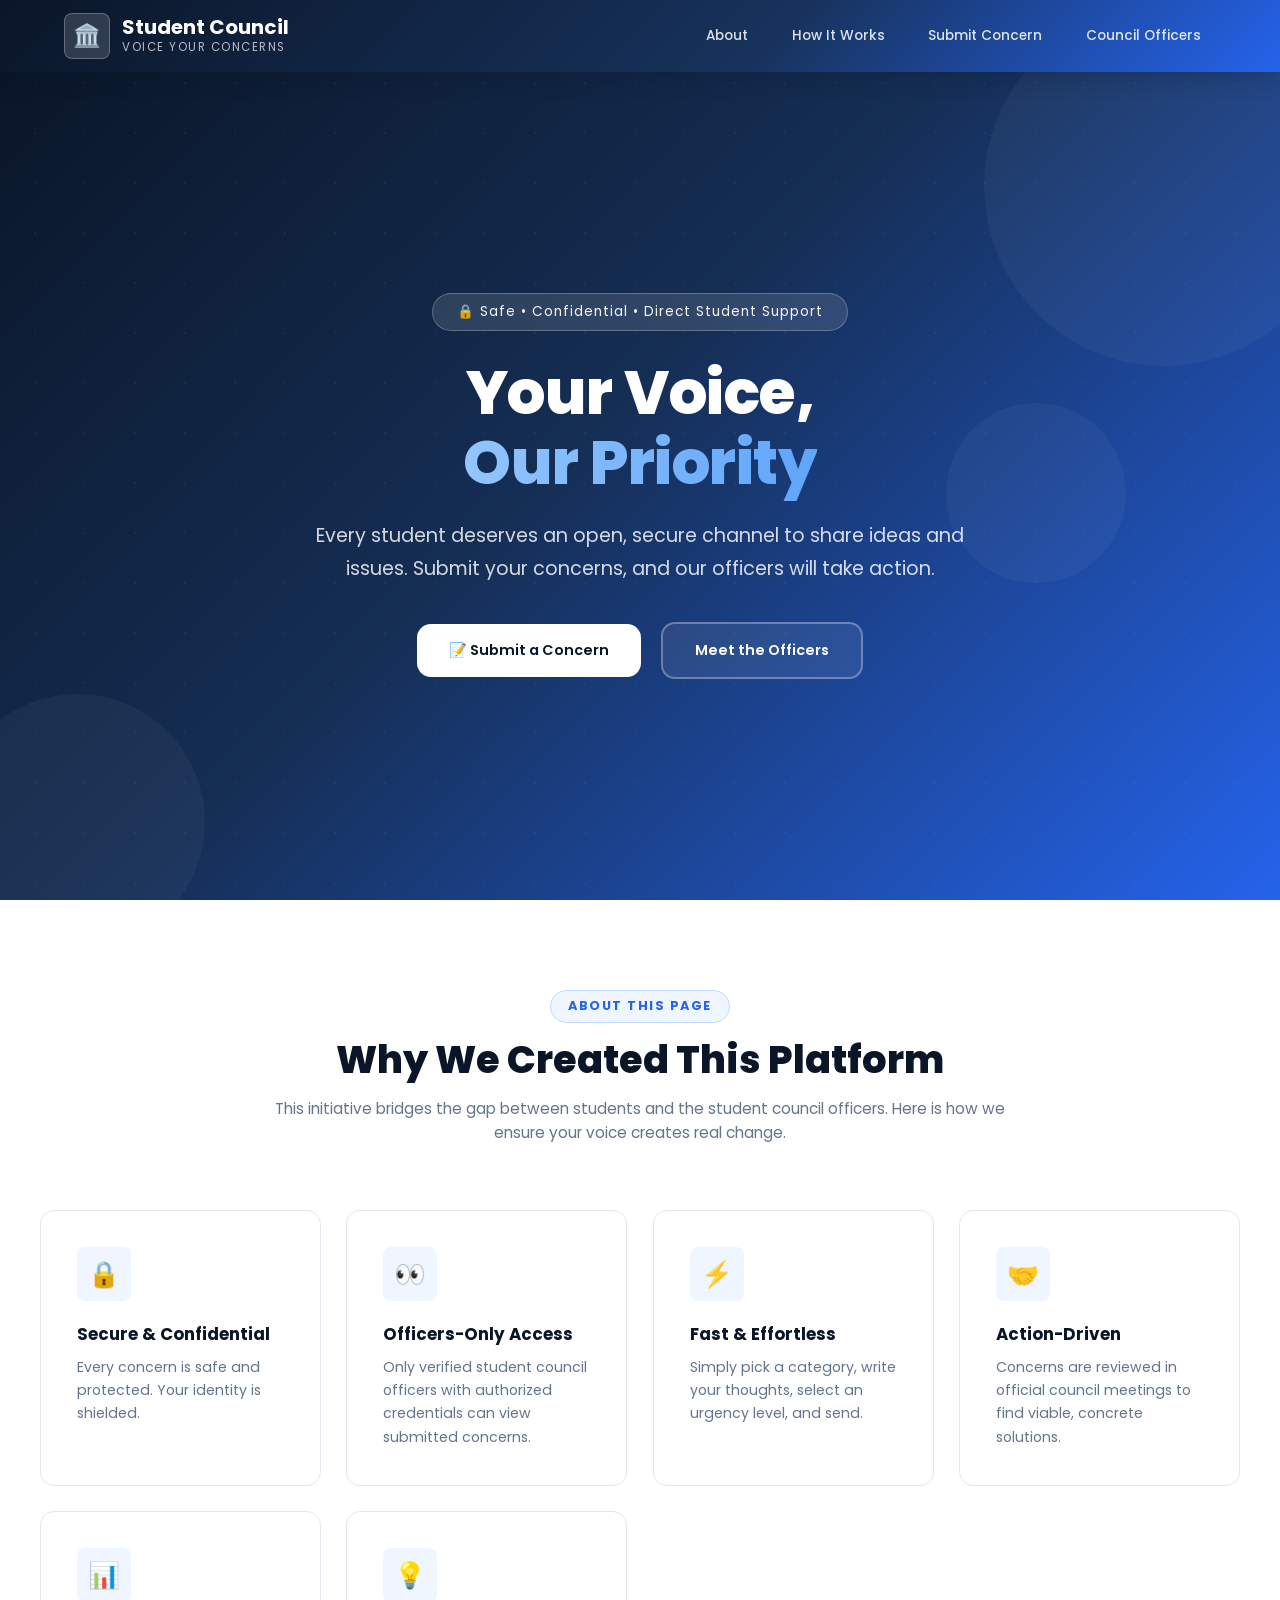
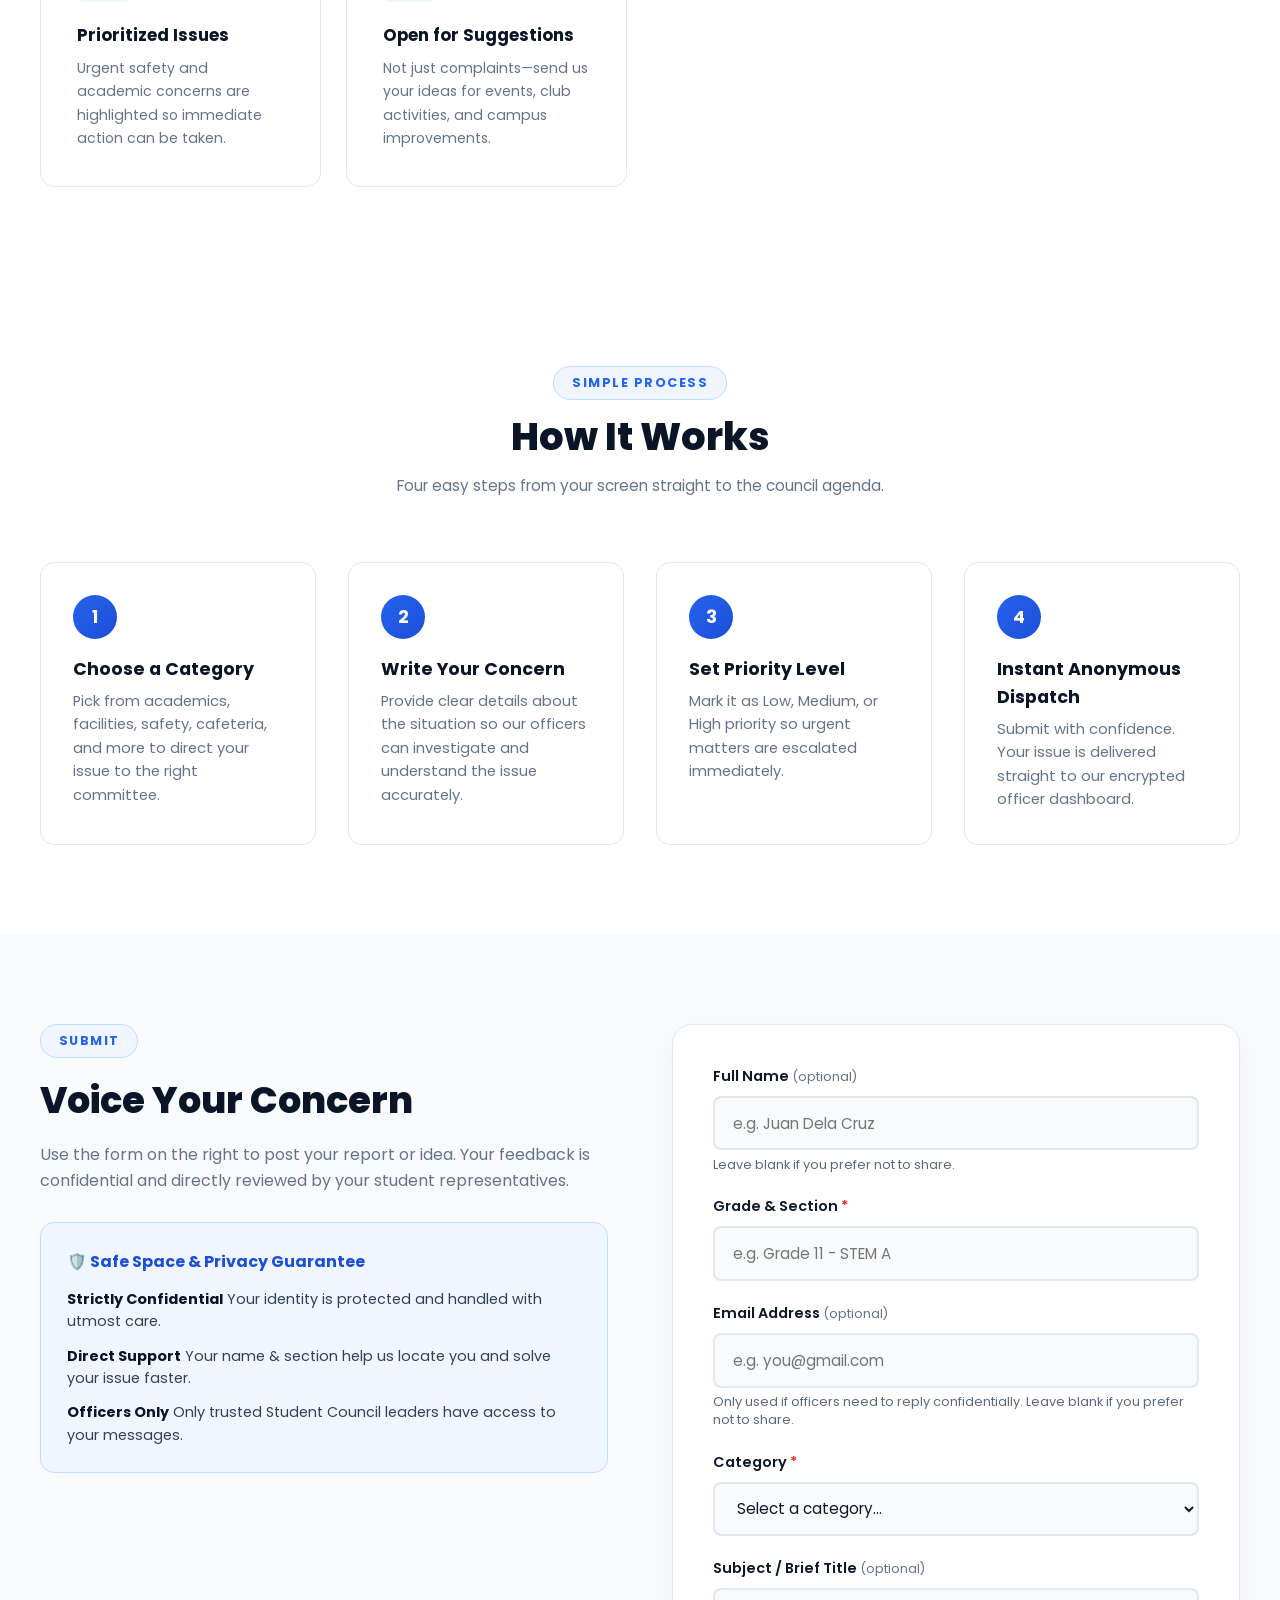
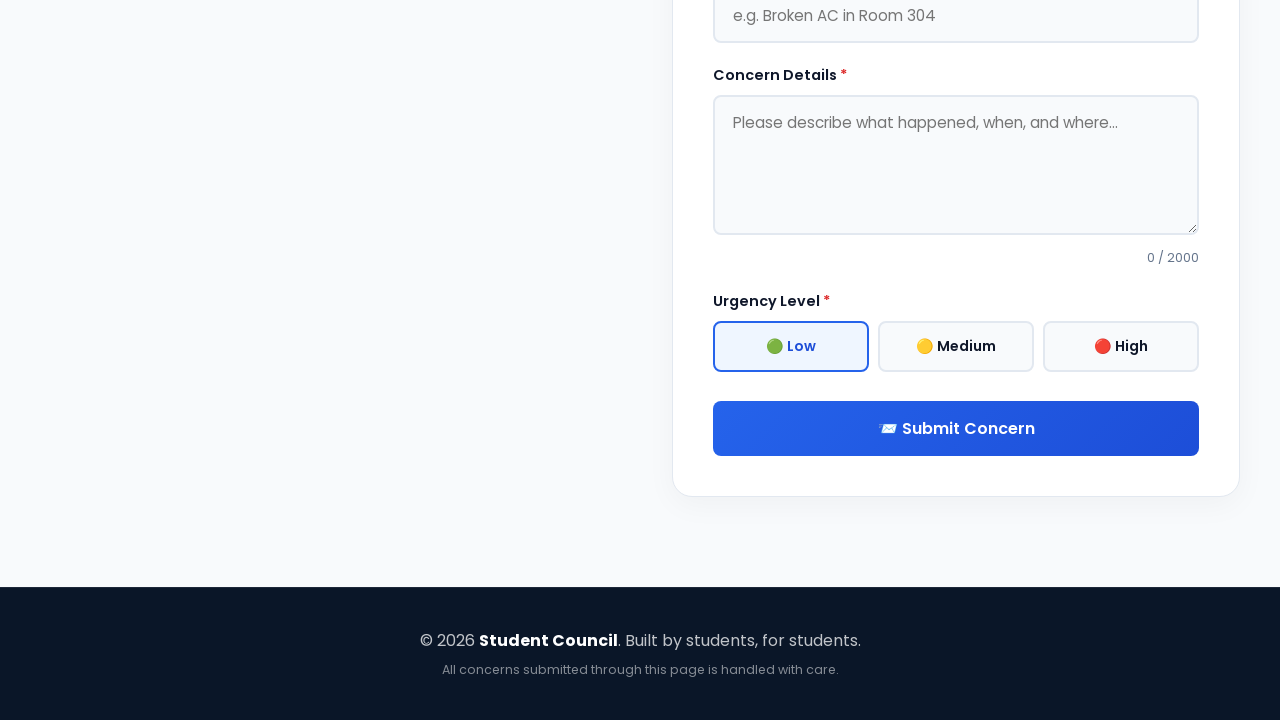
<file: index.html>
<!DOCTYPE html>
<html lang="en">
<head>
    <meta charset="UTF-8">
    <meta name="viewport" content="width=device-width, initial-scale=1.0, maximum-scale=5.0">
    <title>Student Council | Voice Your Concerns</title>
    <link rel="stylesheet" href="style.css">
    <link rel="preconnect" href="https://fonts.googleapis.com">
    <link rel="preconnect" href="https://fonts.gstatic.com" crossorigin>
    <link href="https://fonts.googleapis.com/css2?family=Poppins:wght@300;400;500;600;700;800&display=swap" rel="stylesheet">
    
    <!-- Meta tags for SEO & Social Previews -->
    <meta name="description" content="Official anonymous student concern form for Brokenshire College of Toril Student Council - Partylist Padayon. Voice your concerns safely and anonymously.">
    <meta name="keywords" content="Brokenshire College of Toril, BCT, BCT Toril, BCT Student Council, Partylist Padayon, BCT Concerns">
    <meta name="author" content="BCT Student Council">

    <meta property="og:title" content="Brokenshire College of Toril | Student Council Voice Portal">
    <meta property="og:description" content="Submit your school concerns 100% anonymously to Partylist Padayon.">
    <meta property="og:type" content="website">
</head>
<body>

    <!-- HEADER / NAVIGATION -->
    <header id="header">
        <div class="nav-container">
            <a href="#home" class="logo-section">
                <div class="logo-icon">🏛️</div>
                <div class="logo-text">
                    <h1>Student Council</h1>
                    <span>Voice Your Concerns</span>
                </div>
            </a>
            
            <button class="hamburger" id="hamburgerBtn" aria-label="Toggle navigation menu" onclick="toggleMenu()">
                <span></span>
                <span></span>
                <span></span>
            </button>

            <nav class="nav-links" id="navLinks">
                <a href="#about" class="nav-item">About</a>
                <a href="#how-it-works" class="nav-item">How It Works</a>
                <a href="#submit" class="nav-item">Submit Concern</a>
                <a href="officers.html" class="nav-item">Council Officers</a>
            </nav>
        </div>
    </header>

    <main>
        <!-- HERO / LANDING SECTION -->
        <section class="hero" id="home">
            <div class="floating-shapes" aria-hidden="true">
                <div class="shape shape-1"></div>
                <div class="shape shape-2"></div>
                <div class="shape shape-3"></div>
            </div>

            <div class="hero-content">
                <div class="hero-badge">🔒 Safe • Confidential • Direct Student Support</div>
                <h2>Your Voice, <br><span class="highlight">Our Priority</span></h2>
                <p>Every student deserves an open, secure channel to share ideas and issues. Submit your concerns, and our officers will take action.</p>
                
                <div class="hero-buttons">
                    <a href="#submit" class="btn-primary">📝 Submit a Concern</a>
                    <a href="officers.html" class="btn-secondary">Meet the Officers</a>
                </div>
            </div>
        </section>

        <!-- ABOUT SECTION -->
        <section class="section about-section" id="about">
            <div class="section-container">
                <div class="section-header">
                    <span class="section-tag">About This Page</span>
                    <h2>Why We Created This Platform</h2>
                    <p>This initiative bridges the gap between students and the student council officers. Here is how we ensure your voice creates real change.</p>
                </div>

                <div class="features-grid">
                    <div class="feature-card">
                        <div class="feature-icon">🔒</div>
                        <h3>Secure & Confidential</h3>
                        <p>Every concern is safe and protected. Your identity is shielded.</p>
                    </div>

                    <div class="feature-card">
                        <div class="feature-icon">👀</div>
                        <h3>Officers-Only Access</h3>
                        <p>Only verified student council officers with authorized credentials can view submitted concerns.</p>
                    </div>

                    <div class="feature-card">
                        <div class="feature-icon">⚡</div>
                        <h3>Fast & Effortless</h3>
                        <p>Simply pick a category, write your thoughts, select an urgency level, and send.</p>
                    </div>

                    <div class="feature-card">
                        <div class="feature-icon">🤝</div>
                        <h3>Action-Driven</h3>
                        <p>Concerns are reviewed in official council meetings to find viable, concrete solutions.</p>
                    </div>

                    <div class="feature-card">
                        <div class="feature-icon">📊</div>
                        <h3>Prioritized Issues</h3>
                        <p>Urgent safety and academic concerns are highlighted so immediate action can be taken.</p>
                    </div>

                    <div class="feature-card">
                        <div class="feature-icon">💡</div>
                        <h3>Open for Suggestions</h3>
                        <p>Not just complaints—send us your ideas for events, club activities, and campus improvements.</p>
                    </div>
                </div>
            </div>
        </section>

        <!-- HOW IT WORKS -->
        <section class="section how-it-works" id="how-it-works">
            <div class="section-container">
                <div class="section-header">
                    <span class="section-tag">Simple Process</span>
                    <h2>How It Works</h2>
                    <p>Four easy steps from your screen straight to the council agenda.</p>
                </div>

                <div class="steps-container">
                    <div class="step">
                        <div class="step-badge">1</div>
                        <div class="step-content">
                            <h3>Choose a Category</h3>
                            <p>Pick from academics, facilities, safety, cafeteria, and more to direct your issue to the right committee.</p>
                        </div>
                    </div>

                    <div class="step">
                        <div class="step-badge">2</div>
                        <div class="step-content">
                            <h3>Write Your Concern</h3>
                            <p>Provide clear details about the situation so our officers can investigate and understand the issue accurately.</p>
                        </div>
                    </div>

                    <div class="step">
                        <div class="step-badge">3</div>
                        <div class="step-content">
                            <h3>Set Priority Level</h3>
                            <p>Mark it as Low, Medium, or High priority so urgent matters are escalated immediately.</p>
                        </div>
                    </div>

                    <div class="step">
                        <div class="step-badge">4</div>
                        <div class="step-content">
                            <h3>Instant Anonymous Dispatch</h3>
                            <p>Submit with confidence. Your issue is delivered straight to our encrypted officer dashboard.</p>
                        </div>
                    </div>
                </div>
            </div>
        </section>

        <!-- CONCERN FORM SECTION -->
        <section class="section form-section" id="submit">
            <div class="section-container">
                <div class="form-layout">
                    
                    <div class="form-info">
                        <span class="section-tag">Submit</span>
                        <h2>Voice Your Concern</h2>
                        <p>Use the form on the right to post your report or idea. Your feedback is confidential and directly reviewed by your student representatives.</p>

                        <div class="privacy-card">
                            <h4>🛡️ Safe Space & Privacy Guarantee</h4>
                            <ul>
                                <li><strong>Strictly Confidential</strong>  Your identity is protected and handled with utmost care.</li>
                                <li><strong>Direct Support</strong> Your name & section help us locate you and solve your issue faster.</li>
                                <li><strong>Officers Only</strong>  Only trusted Student Council leaders have access to your messages.</li>
                            </ul>
                        </div>
                    </div>

                    <div class="form-wrapper">
                        <form class="concern-form" id="concernForm" 
                            action="https://docs.google.com/forms/d/e/1FAIpQLSfiI488OKEk8s4dcXwMf57_jfFyxImqza_k_ptPrbF-Qa3zZg/formResponse" 
                            method="POST" 
                            target="hidden_iframe" 
                            onsubmit="return handleFormSubmit(event)">

                            <!-- Full Name -->
                            <div class="form-group">
                                <label for="concernName">Full Name <span class="optional">(optional)</span></label>
                                <input type="text" id="concernName" name="entry.2028767083" placeholder="e.g. Juan Dela Cruz" maxlength="100" autocomplete="name">
                                <small class="field-hint">Leave blank if you prefer not to share.</small>
                            </div>

                            <!-- Grade & Section -->
                            <div class="form-group">
                                <label for="concernGradeSection">Grade & Section <span class="required">*</span></label>
                                <input type="text" id="concernGradeSection" name="entry.2096755345" placeholder="e.g. Grade 11 - STEM A" required>
                            </div>

                            <!-- Email Address -->
                            <div class="form-group">
                                <label for="concernEmail">Email Address <span class="optional">(optional)</span></label>
                                <input type="email" id="concernEmail" name="entry.532536382" placeholder="e.g. you@gmail.com" maxlength="100" autocomplete="email">
                                <small class="field-hint">Only used if officers need to reply confidentially. Leave blank if you prefer not to share.</small>
                            </div>

                            <!-- Category -->
                            <div class="form-group">
                                <label for="concernCategory">Category <span class="required">*</span></label>
                                <select id="concernCategory" name="entry.187384549" required>
                                    <option value="" disabled selected>Select a category...</option>
                                    <option value="Academics">📚 Academics & Curriculum</option>
                                    <option value="Facilities">🏫 Campus Facilities & Restrooms</option>
                                    <option value="Safety">🛡️ Safety & Security</option>
                                    <option value="Bullying">🚫 Bullying / Peer Issues</option>
                                    <option value="Events">🎉 School Events & Activities</option>
                                    <option value="Cafeteria">🍽️ Cafeteria & Food Services</option>
                                    <option value="Mental Health">🧠 Wellness & Mental Health</option>
                                    <option value="Other">💡 Other Feedback / Suggestions</option>
                                </select>
                            </div>

                            <!-- Subject -->
                            <div class="form-group">
                                <label for="concernSubject">Subject / Brief Title <span class="optional">(optional)</span></label>
                                <input type="text" id="concernSubject" name="entry.1086539697" placeholder="e.g. Broken AC in Room 304" maxlength="100">
                            </div>

                            <!-- Concern Details -->
                            <div class="form-group">
                                <label for="concernDescription">Concern Details <span class="required">*</span></label>
                                <textarea id="concernDescription" name="entry.946294162" placeholder="Please describe what happened, when, and where..." maxlength="2000" oninput="updateCharCount()" required minlength="10"></textarea>
                                <div class="char-count"><span id="charCount">0</span> / 2000</div>
                            </div>

                            <!-- Urgency -->
                            <div class="form-group">
                                <label>Urgency Level <span class="required">*</span></label>
                                <div class="urgency-grid">
                                    <label class="urgency-btn">
                                        <input type="radio" name="entry.1825847816" value="Low" checked>
                                        <span class="btn-label low">🟢 Low</span>
                                    </label>
                                    <label class="urgency-btn">
                                        <input type="radio" name="entry.1825847816" value="Medium">
                                        <span class="btn-label med">🟡 Medium</span>
                                    </label>
                                    <label class="urgency-btn">
                                        <input type="radio" name="entry.1825847816" value="High">
                                        <span class="btn-label high">🔴 High</span>
                                    </label>
                                </div>
                            </div>

                            <button type="submit" class="submit-btn" id="submitBtn">
                                <span>📨 Submit Concern</span>
                            </button>
                        </form>

                        <!-- Invisible iframe -->
                        <iframe name="hidden_iframe" id="hidden_iframe" style="position:absolute;width:0;height:0;border:0;"></iframe>

                        <!-- Success Message Card -->
                        <div class="success-message" id="successMessage">
                            <div class="success-icon">✅</div>
                            <h3>Concern Submitted!</h3>
                            <p>Thank you for reaching out. Your submission has been delivered to the student council.</p>
                            <button type="button" class="submit-another-btn" onclick="resetForm()">Submit Another Concern</button>
                        </div>
                    </div>
                </div>
            </div>
        </section> 
    </main>

    <!-- FOOTER -->
    <footer>
        <div class="footer-content">
            <p>© 2026 <strong>Student Council</strong>. Built by students, for students.</p>
            <p class="footer-sub">All concerns submitted through this page is handled with care.</p>
        </div>
    </footer>

    <!-- POPUP TOAST -->
    <div class="toast" id="toast"></div>

    <script src="scripts.js"></script>
</body>
</html>
</file>
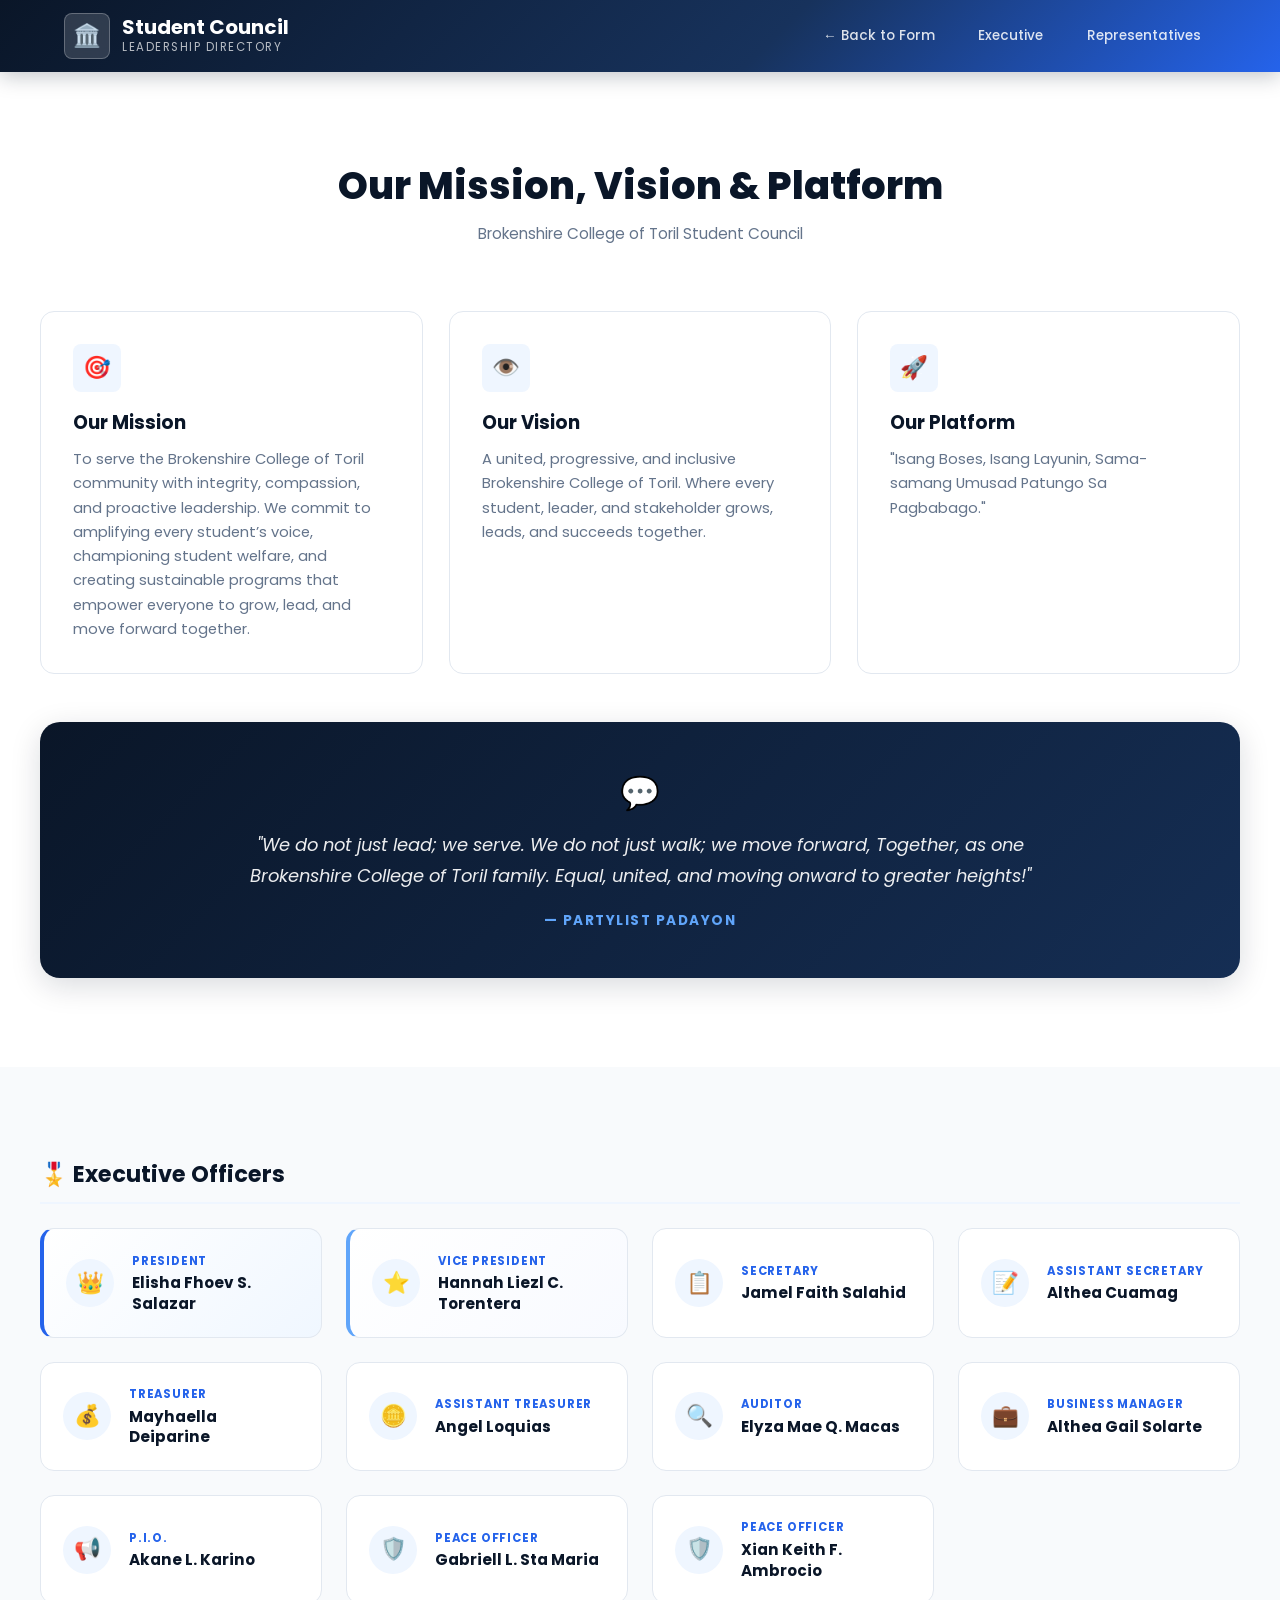
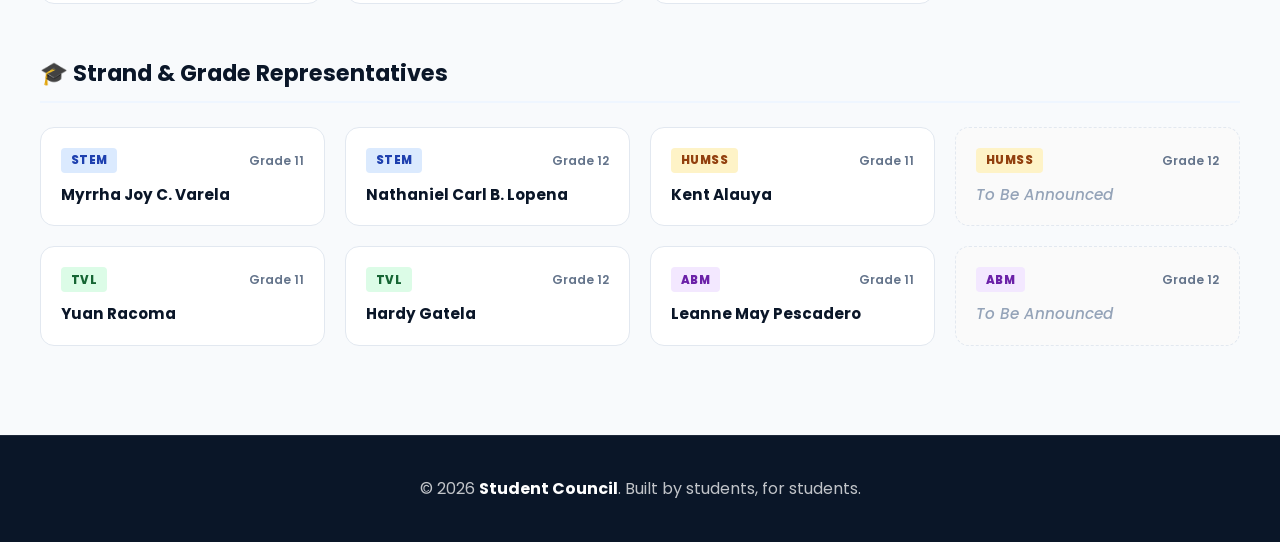
<file: officers.html>
<!DOCTYPE html>
<html lang="en">
<head>
    <meta charset="UTF-8">
    <meta name="viewport" content="width=device-width, initial-scale=1.0">
    <title>Student Council | Meet the Officers</title>
    <link rel="stylesheet" href="style.css">
    <link href="https://fonts.googleapis.com/css2?family=Poppins:wght@300;400;500;600;700;800&display=swap" rel="stylesheet">
</head>
<body>

    <!-- Header with a back link to the main site -->
    <header id="header">
        <div class="nav-container">
            <a href="index.html" class="logo-section">
                <div class="logo-icon">🏛️</div>
                <div class="logo-text">
                    <h1>Student Council</h1>
                    <span>Leadership Directory</span>
                </div>
            </a>

            <button class="hamburger" id="hamburgerBtn" onclick="toggleMenu()">
                <span></span><span></span><span></span>
            </button>

            <nav class="nav-links" id="navLinks">
                <a href="index.html" class="nav-item">← Back to Form</a>
                <a href="#executive" class="nav-item">Executive</a>
                <a href="#representatives" class="nav-item">Representatives</a>
            </nav>
        </div>
    </header>


        <main>
<section class="section advocacy-section" id="about-padayon">
    <div class="section-container">
        <div class="section-header">
            <h2>Our Mission, Vision & Platform</h2>
            <p>Brokenshire College of Toril Student Council</p>
        </div>

        <div class="advocacy-grid">
            <!-- Mission Card -->
            <div class="advocacy-card">
                <div class="advocacy-icon">🎯</div>
                <h3>Our Mission</h3>
                <p>To serve the Brokenshire College of Toril community with integrity, compassion, and proactive leadership. We commit to amplifying every student’s voice, championing student welfare, and creating sustainable programs that empower everyone to grow, lead, and move forward together.</p>
            </div>

            <!-- Vision Card -->
            <div class="advocacy-card">
                <div class="advocacy-icon">👁️</div>
                <h3>Our Vision</h3>
                <p>A united, progressive, and inclusive Brokenshire College of Toril. Where every student, leader, and stakeholder grows, leads, and succeeds together.</p>
            </div>

            <!-- Platform Card -->
            <div class="advocacy-card">
                <div class="advocacy-icon">🚀</div>
                <h3>Our Platform</h3>
                <p class="platform-text">"Isang Boses, Isang Layunin, Sama-samang Umusad Patungo Sa Pagbabago."</p>
            </div>
        </div>

        <!-- Motto / Saying Banner -->
        <div class="motto-banner">
            <div class="motto-icon">💬</div>
            <blockquote class="motto-quote">
                "We do not just lead; we serve. We do not just walk; we move forward, Together, as one Brokenshire College of Toril family. Equal, united, and moving onward to greater heights!"
            </blockquote>
            <span class="motto-author">— Partylist Padayon</span>
        </div>
    </div>
</section>

            <section class="section officers-section">
                <div class="section-container">
<!-- Executive Board -->
                <div class="officers-subgroup" id="executive">
                    <h3 class="subgroup-title" >🎖️ Executive Officers</h3>
                    <div class="officers-grid">
                        
                        <div class="officer-profile-card executive president">
                            <div class="officer-avatar">👑</div>
                            <div class="officer-meta">
                                <span class="role-badge">President</span>
                                <h4>Elisha Fhoev S. Salazar</h4>
                            </div>
                        </div>

                        <div class="officer-profile-card executive vice-president">
                            <div class="officer-avatar">⭐</div>
                            <div class="officer-meta">
                                <span class="role-badge">Vice President</span>
                                <h4>Hannah Liezl C. Torentera</h4>
                            </div>
                        </div>

                        <div class="officer-profile-card">
                            <div class="officer-avatar">📋</div>
                            <div class="officer-meta">
                                <span class="role-badge">Secretary</span>
                                <h4>Jamel Faith Salahid</h4>
                            </div>
                        </div>

                        <div class="officer-profile-card">
                            <div class="officer-avatar">📝</div>
                            <div class="officer-meta">
                                <span class="role-badge">Assistant Secretary</span>
                                <h4>Althea Cuamag</h4>
                            </div>
                        </div>

                        <div class="officer-profile-card">
                            <div class="officer-avatar">💰</div>
                            <div class="officer-meta">
                                <span class="role-badge">Treasurer</span>
                                <h4>Mayhaella Deiparine</h4>
                            </div>
                        </div>

                        <div class="officer-profile-card">
                            <div class="officer-avatar">🪙</div>
                            <div class="officer-meta">
                                <span class="role-badge">Assistant Treasurer</span>
                                <h4>Angel Loquias</h4>
                            </div>
                        </div>

                        <div class="officer-profile-card">
                            <div class="officer-avatar">🔍</div>
                            <div class="officer-meta">
                                <span class="role-badge">Auditor</span>
                                <h4>Elyza Mae Q. Macas</h4>
                            </div>
                        </div>

                        <div class="officer-profile-card">
                            <div class="officer-avatar">💼</div>
                            <div class="officer-meta">
                                <span class="role-badge">Business Manager</span>
                                <h4>Althea Gail Solarte</h4>
                            </div>
                        </div>

                        <div class="officer-profile-card">
                            <div class="officer-avatar">📢</div>
                            <div class="officer-meta">
                                <span class="role-badge">P.I.O.</span>
                                <h4>Akane L. Karino</h4>
                            </div>
                        </div>

                        <div class="officer-profile-card">
                            <div class="officer-avatar">🛡️</div>
                            <div class="officer-meta">
                                <span class="role-badge">Peace Officer</span>
                                <h4>Gabriell L. Sta Maria</h4>
                            </div>
                        </div>

                        <div class="officer-profile-card">
                            <div class="officer-avatar">🛡️</div>
                            <div class="officer-meta">
                                <span class="role-badge">Peace Officer</span>
                                <h4>Xian Keith F. Ambrocio</h4>
                            </div>
                        </div>

                    </div>
                </div>

<!-- Strand Representatives -->
                <div class="officers-subgroup" id="representatives">
                    <h3 class="subgroup-title">🎓 Strand & Grade Representatives</h3>
                    <div class="reps-grid">
                        
                    <!-- STEM -->
                        <div class="rep-card">
                            <div class="rep-header">
                                <span class="strand-badge stem">STEM</span>
                                <span class="grade-pill">Grade 11</span>
                            </div>
                            <h4>Myrrha Joy C. Varela</h4>
                        </div>

                        <div class="rep-card">
                            <div class="rep-header">
                                <span class="strand-badge stem">STEM</span>
                                <span class="grade-pill">Grade 12</span>
                            </div>
                            <h4>Nathaniel Carl B. Lopena</h4>
                        </div>

                    <!-- HUMSS -->
                        <div class="rep-card">
                            <div class="rep-header">
                                <span class="strand-badge humss">HUMSS</span>
                                <span class="grade-pill">Grade 11</span>
                            </div>
                            <h4>Kent Alauya</h4>
                        </div>

                        <div class="rep-card vacant">
                            <div class="rep-header">
                                <span class="strand-badge humss">HUMSS</span>
                                <span class="grade-pill">Grade 12</span>
                            </div>
                            <h4 class="tba-text">To Be Announced</h4>
                        </div>

                    <!-- TVL -->
                        <div class="rep-card">
                            <div class="rep-header">
                                <span class="strand-badge tvl">TVL</span>
                                <span class="grade-pill">Grade 11</span>
                            </div>
                            <h4>Yuan Racoma</h4>
                        </div>

                        <div class="rep-card">
                            <div class="rep-header">
                                <span class="strand-badge tvl">TVL</span>
                                <span class="grade-pill">Grade 12</span>
                            </div>
                            <h4>Hardy Gatela</h4>
                        </div>

                    <!-- ABM -->
                        <div class="rep-card">
                            <div class="rep-header">
                                <span class="strand-badge abm">ABM</span>
                                <span class="grade-pill">Grade 11</span>
                            </div>
                            <h4>Leanne May Pescadero</h4>
                        </div>

                        <div class="rep-card vacant">
                            <div class="rep-header">
                                <span class="strand-badge abm">ABM</span>
                                <span class="grade-pill">Grade 12</span>
                            </div>
                            <h4 class="tba-text">To Be Announced</h4>
                        </div>

                    </div>
                </div>

            </div>
        </section>
    </main>

    <footer>
        <div class="footer-content">
            <p>© 2026 <strong>Student Council</strong>. Built by students, for students.</p>
        </div>
    </footer>

    <script src="scripts.js"></script>
</body>
</html>
</file>
<file: style.css>
/* ==========================================================================
    CSS VARIABLES 
   ========================================================================== */
:root {
    --primary: #2563eb;
    --primary-hover: #1d4ed8;
    --primary-light: #eff6ff;
    --primary-border: #bfdbfe;
    --dark-bg: #0a1628;
    --dark-surface: #132440;
    --text-main: #0f172a;
    --text-muted: #64748b;
    --white: #ffffff;
    --card-border: #e2e8f0;
    --success: #16a34a;
    --warning: #ca8a04;
    --danger: #dc2626;
    --nav-height: clamp(64px, 8vh, 76px);
    --radius-sm: 8px;
    --radius-md: 14px;
    --radius-lg: 20px;
    --transition-smooth: all 0.25s cubic-bezier(0.4, 0, 0.2, 1);
}

*, *::before, *::after {
    margin: 0;
    padding: 0;
    box-sizing: border-box;
}

html {
    scroll-behavior: smooth;
    font-size: 16px;
}

body {
    font-family: 'Poppins', -apple-system, BlinkMacSystemFont, sans-serif;
    background-color: var(--white);
    color: var(--text-main);
    line-height: 1.6;
    overflow-x: hidden;
    min-width: 320px;
}

/* ==========================================================================
    LAYOUT CONTAINERS
   ========================================================================== */
.section {
    padding: clamp(3.5rem, 7vw, 6rem) clamp(1rem, 4vw, 2.5rem);
    width: 100%;
}

.section-container {
    width: 100%;
    max-width: min(1200px, 94vw);
    margin: 0 auto;
}

.section-header {
    text-align: center;
    max-width: min(750px, 100%);
    margin: 0 auto clamp(2.5rem, 5vw, 4rem);
}

.section-tag {
    display: inline-block;
    background: var(--primary-light);
    color: var(--primary);
    padding: 0.35rem 1.1rem;
    border-radius: 999px;
    font-size: clamp(0.72rem, 1vw, 0.82rem);
    font-weight: 700;
    text-transform: uppercase;
    letter-spacing: 1.5px;
    margin-bottom: 0.8rem;
    border: 1px solid var(--primary-border);
}

.section-header h2 {
    font-size: clamp(1.6rem, 3.2vw + 0.5rem, 2.4rem);
    font-weight: 800;
    color: var(--dark-bg);
    line-height: 1.25;
    margin-bottom: 0.8rem;
}

.section-header p {
    color: var(--text-muted);
    font-size: clamp(0.92rem, 1.2vw, 1.05rem);
}

/* ==========================================================================
    HEADER / NAVBAR
   ========================================================================== */
header {
    position: sticky;
    top: 0;
    left: 0;
    width: 100%;
    height: var(--nav-height);
    background: linear-gradient(135deg, var(--dark-bg) 0%, #17325c 60%, var(--primary) 100%);
    z-index: 1000;
    box-shadow: 0 4px 20px rgba(10, 22, 40, 0.25);
    display: flex;
    align-items: center;
}

.nav-container {
    width: 100%;
    max-width: min(1200px, 94vw);
    margin: 0 auto;
    display: flex;
    align-items: center;
    justify-content: space-between;
    padding: 0 clamp(0.8rem, 2vw, 1.5rem);
}

.logo-section {
    display: flex;
    align-items: center;
    gap: 0.75rem;
    text-decoration: none;
}

.logo-icon {
    width: clamp(38px, 5vw, 46px);
    height: clamp(38px, 5vw, 46px);
    background: rgba(255, 255, 255, 0.15);
    border-radius: var(--radius-sm);
    display: flex;
    align-items: center;
    justify-content: center;
    font-size: clamp(1.2rem, 2vw, 1.4rem);
    backdrop-filter: blur(8px);
    border: 1px solid rgba(255, 255, 255, 0.25);
    flex-shrink: 0;
}

.logo-text h1 {
    font-size: clamp(1.05rem, 1.8vw, 1.25rem);
    font-weight: 700;
    color: var(--white);
    line-height: 1.1;
}

.logo-text span {
    font-size: clamp(0.65rem, 0.9vw, 0.72rem);
    color: rgba(255, 255, 255, 0.7);
    text-transform: uppercase;
    letter-spacing: 1.5px;
    display: block;
}

.nav-links {
    display: flex;
    align-items: center;
    gap: clamp(0.4rem, 1vw, 0.8rem);
}

.nav-links a {
    color: rgba(255, 255, 255, 0.85);
    text-decoration: none;
    padding: 0.5rem clamp(0.7rem, 1.2vw, 1.1rem);
    border-radius: var(--radius-sm);
    font-size: clamp(0.85rem, 1vw, 0.92rem);
    font-weight: 500;
    transition: var(--transition-smooth);
}

.nav-links a:hover,
.nav-links a.active {
    color: var(--white);
    background: rgba(255, 255, 255, 0.15);
}

.hamburger {
    display: none;
    flex-direction: column;
    justify-content: center;
    gap: 5px;
    background: transparent;
    border: none;
    cursor: pointer;
    padding: 6px;
    width: 40px;
    height: 40px;
}

.hamburger span {
    width: 26px;
    height: 3px;
    background: var(--white);
    border-radius: 2px;
    transition: var(--transition-smooth);
}

/* ==========================================================================
    HERO / DYNAMIC SCREEN HEIGHT SECTION
   ========================================================================== */
.hero {
    min-height: calc(100dvh - var(--nav-height));
    background: linear-gradient(135deg, var(--dark-bg) 0%, #152e54 45%, var(--primary) 100%);
    display: flex;
    align-items: center;
    justify-content: center;
    text-align: center;
    position: relative;
    padding: clamp(2.5rem, 5vh, 4.5rem) clamp(1rem, 4vw, 2rem);
    overflow: hidden;
}

.hero::before {
    content: '';
    position: absolute;
    inset: -50%;
    background: radial-gradient(circle, rgba(255, 255, 255, 0.04) 1px, transparent 1px);
    background-size: clamp(30px, 4vw, 50px) clamp(30px, 4vw, 50px);
    animation: gridAnimation 25s linear infinite;
    pointer-events: none;
}

@keyframes gridAnimation {
    0% { transform: translate(0, 0); }
    100% { transform: translate(50px, 50px); }
}

.hero-content {
    position: relative;
    z-index: 2;
    max-width: min(850px, 92vw);
    margin: 0 auto;
}

.hero-badge {
    display: inline-block;
    background: rgba(255, 255, 255, 0.12);
    border: 1px solid rgba(255, 255, 255, 0.25);
    padding: 0.45rem clamp(0.9rem, 2vw, 1.5rem);
    border-radius: 999px;
    font-size: clamp(0.72rem, 1.2vw, 0.85rem);
    color: rgba(255, 255, 255, 0.95);
    letter-spacing: 1px;
    margin-bottom: clamp(1rem, 3vh, 1.8rem);
    backdrop-filter: blur(8px);
}

.hero h2 {
    font-size: clamp(2.1rem, 5.5vw + 0.5rem, 3.8rem);
    font-weight: 800;
    color: var(--white);
    line-height: 1.15;
    margin-bottom: clamp(1rem, 2.5vh, 1.4rem);
    letter-spacing: -0.5px;
}

.hero h2 .highlight {
    background: linear-gradient(90deg, #93c5fd, #60a5fa);
    -webkit-background-clip: text;
    -webkit-text-fill-color: transparent;
    background-clip: text;
}

.hero p {
    font-size: clamp(0.95rem, 1.4vw + 0.3rem, 1.2rem);
    color: rgba(255, 255, 255, 0.82);
    line-height: 1.7;
    max-width: min(650px, 100%);
    margin: 0 auto clamp(1.5rem, 4vh, 2.5rem);
}

.hero-buttons {
    display: flex;
    gap: clamp(0.75rem, 2vw, 1.25rem);
    justify-content: center;
    align-items: center;
    flex-wrap: wrap;
}

.btn-primary,
.btn-secondary {
    padding: clamp(0.8rem, 1.6vw, 0.95rem) clamp(1.4rem, 2.5vw, 2rem);
    border-radius: var(--radius-md);
    font-size: clamp(0.9rem, 1vw, 1rem);
    font-weight: 600;
    text-decoration: none;
    display: inline-flex;
    align-items: center;
    justify-content: center;
    transition: var(--transition-smooth);
    min-height: 48px;
}

.btn-primary {
    background: var(--white);
    color: var(--dark-bg);
    border: none;
}

.btn-primary:hover {
    transform: translateY(-2px);
    box-shadow: 0 10px 25px rgba(255, 255, 255, 0.25);
}

.btn-secondary {
    background: rgba(255, 255, 255, 0.08);
    color: var(--white);
    border: 2px solid rgba(255, 255, 255, 0.3);
}

.btn-secondary:hover {
    background: rgba(255, 255, 255, 0.2);
    border-color: var(--white);
}

.floating-shapes .shape {
    position: absolute;
    border-radius: 50%;
    background: var(--white);
    opacity: 0.04;
    pointer-events: none;
}

.shape-1 { width: clamp(180px, 30vw, 360px); height: clamp(180px, 30vw, 360px); top: -8%; right: -5%; }
.shape-2 { width: clamp(140px, 20vw, 260px); height: clamp(140px, 20vw, 260px); bottom: -6%; left: -4%; }
.shape-3 { width: clamp(80px, 15vw, 180px); height: clamp(80px, 15vw, 180px); top: 40%; right: 12%; }

/* ==========================================================================
    ABOUT / FEATURES GRID
   ========================================================================== */
.features-grid {
    display: grid;
    grid-template-columns: repeat(auto-fit, minmax(min(100%, 280px), 1fr));
    gap: clamp(1rem, 2vw, 1.75rem);
}

.feature-card {
    background: var(--white);
    border: 1px solid var(--card-border);
    border-radius: var(--radius-md);
    padding: clamp(1.5rem, 3vw, 2.25rem);
    transition: var(--transition-smooth);
    position: relative;
    overflow: hidden;
}

.feature-card::before {
    content: '';
    position: absolute;
    top: 0;
    left: 0;
    width: 100%;
    height: 4px;
    background: linear-gradient(90deg, var(--primary), #93c5fd);
    transform: scaleX(0);
    transition: var(--transition-smooth);
}

.feature-card:hover {
    transform: translateY(-4px);
    box-shadow: 0 12px 30px rgba(37, 99, 235, 0.08);
    border-color: var(--primary-border);
}

.feature-card:hover::before {
    transform: scaleX(1);
}

.feature-icon {
    width: clamp(46px, 5vw, 54px);
    height: clamp(46px, 5vw, 54px);
    background: var(--primary-light);
    border-radius: var(--radius-sm);
    display: flex;
    align-items: center;
    justify-content: center;
    font-size: clamp(1.3rem, 2vw, 1.6rem);
    margin-bottom: 1.25rem;
}

.feature-card h3 {
    font-size: clamp(1.05rem, 1.3vw, 1.2rem);
    font-weight: 700;
    color: var(--dark-bg);
    margin-bottom: 0.5rem;
}

.feature-card p {
    color: var(--text-muted);
    font-size: clamp(0.88rem, 1vw, 0.95rem);
    line-height: 1.65;
}

/* ==========================================================================
    OFFICERS SECTION
   ========================================================================== */
.officers-section {
    background: #f8fafc;
}

.officers-subgroup {
    margin-bottom: clamp(2.5rem, 4vw, 3.5rem);
}

.officers-subgroup:last-child {
    margin-bottom: 0;
}

.subgroup-title {
    font-size: clamp(1.15rem, 1.8vw, 1.4rem);
    font-weight: 700;
    color: var(--dark-bg);
    margin-bottom: 1.5rem;
    display: flex;
    align-items: center;
    gap: 0.5rem;
    border-bottom: 2px solid var(--primary-light);
    padding-bottom: 0.6rem;
}

.officers-grid {
    display: grid;
    grid-template-columns: repeat(auto-fit, minmax(min(100%, 260px), 1fr));
    gap: clamp(1rem, 2vw, 1.5rem);
}

.officer-profile-card {
    background: var(--white);
    border: 1px solid var(--card-border);
    border-radius: var(--radius-md);
    padding: 1.4rem;
    display: flex;
    align-items: center;
    gap: 1.1rem;
    transition: var(--transition-smooth);
}

.officer-profile-card:hover {
    transform: translateY(-3px);
    border-color: var(--primary-border);
    box-shadow: 0 10px 25px rgba(37, 99, 235, 0.08);
}

.officer-profile-card.president {
    border-left: 4px solid var(--primary);
    background: linear-gradient(135deg, #ffffff 0%, #f0f7ff 100%);
}

.officer-profile-card.vice-president {
    border-left: 4px solid #60a5fa;
    background: linear-gradient(135deg, #ffffff 0%, #f8faff 100%);
}

.officer-avatar {
    width: 48px;
    height: 48px;
    background: var(--primary-light);
    border-radius: 50%;
    display: flex;
    align-items: center;
    justify-content: center;
    font-size: 1.35rem;
    flex-shrink: 0;
}

.officer-meta {
    display: flex;
    flex-direction: column;
    gap: 0.2rem;
    overflow: hidden;
}

.role-badge {
    display: inline-block;
    color: var(--primary);
    font-size: 0.72rem;
    font-weight: 700;
    text-transform: uppercase;
    letter-spacing: 0.8px;
}

.officer-meta h4 {
    font-size: 0.95rem;
    font-weight: 700;
    color: var(--dark-bg);
    line-height: 1.35;
    word-break: break-word;
}

/* Representatives Grid */
.reps-grid {
    display: grid;
    grid-template-columns: repeat(auto-fit, minmax(min(100%, 240px), 1fr));
    gap: clamp(1rem, 2vw, 1.25rem);
}

.rep-card {
    background: var(--white);
    border: 1px solid var(--card-border);
    border-radius: var(--radius-md);
    padding: 1.25rem;
    display: flex;
    flex-direction: column;
    gap: 0.75rem;
    transition: var(--transition-smooth);
}

.rep-card:hover {
    border-color: var(--primary-border);
    transform: translateY(-2px);
    box-shadow: 0 6px 20px rgba(0, 0, 0, 0.04);
}

.rep-card.vacant {
    border-style: dashed;
    background: #fafafa;
}

.rep-header {
    display: flex;
    justify-content: space-between;
    align-items: center;
}

.strand-badge {
    padding: 0.2rem 0.6rem;
    border-radius: 4px;
    font-size: 0.72rem;
    font-weight: 800;
    letter-spacing: 0.5px;
}

.strand-badge.stem { background: #dbeafe; color: #1e40af; }
.strand-badge.humss { background: #fef3c7; color: #92400e; }
.strand-badge.tvl { background: #dcfce7; color: #166534; }
.strand-badge.abm { background: #f3e8ff; color: #6b21a8; }

.grade-pill {
    font-size: 0.75rem;
    font-weight: 600;
    color: var(--text-muted);
}

.rep-card h4 {
    font-size: 0.95rem;
    font-weight: 700;
    color: var(--dark-bg);
    line-height: 1.35;
}

.tba-text {
    color: #94a3b8 !important;
    font-style: italic;
    font-weight: 500 !important;
}

/* ==========================================================================
    ADVOCACY LAYOUT
   ========================================================================== */
.advocacy-grid {
    display: grid;
    grid-template-columns: repeat(auto-fit, minmax(min(100%, 280px), 1fr));
    gap: clamp(1rem, 2vw, 1.75rem);
    margin-bottom: clamp(2rem, 4vw, 3rem);
}

.advocacy-card {
    background: var(--white);
    border: 1px solid var(--card-border);
    border-radius: var(--radius-md);
    padding: clamp(1.5rem, 2.5vw, 2rem);
    transition: var(--transition-smooth);
    display: flex;
    flex-direction: column;
    align-items: flex-start;
}

.advocacy-card:hover {
    transform: translateY(-4px);
    border-color: var(--primary-border);
    box-shadow: 0 10px 25px rgba(37, 99, 235, 0.08);
}

.advocacy-icon {
    width: 48px;
    height: 48px;
    background: var(--primary-light);
    border-radius: var(--radius-sm);
    display: flex;
    align-items: center;
    justify-content: center;
    font-size: 1.4rem;
    margin-bottom: 1rem;
}

.advocacy-card h3 {
    font-size: 1.15rem;
    font-weight: 700;
    color: var(--dark-bg);
    margin-bottom: 0.6rem;
}

.advocacy-card p {
    color: var(--text-muted);
    font-size: 0.92rem;
    line-height: 1.65;
}

.platform-text {
    color: var(--text-muted);
    font-size: 0.92rem;
    line-height: 1.65;
}

/* Motto Banner Styling */
.motto-banner {
    background: linear-gradient(135deg, var(--dark-bg) 0%, #152e54 100%);
    color: var(--white);
    border-radius: var(--radius-lg);
    padding: clamp(1.8rem, 4vw, 2.8rem) clamp(1.2rem, 3vw, 2.2rem);
    text-align: center;
    position: relative;
    box-shadow: 0 8px 30px rgba(10, 22, 40, 0.15);
}

.motto-icon {
    font-size: 2rem;
    margin-bottom: 0.75rem;
}

.motto-quote {
    font-size: clamp(0.95rem, 1.4vw, 1.15rem);
    font-style: italic;
    line-height: 1.7;
    color: rgba(255, 255, 255, 0.92);
    max-width: min(800px, 100%);
    margin: 0 auto 1rem;
}

.motto-author {
    display: inline-block;
    font-size: 0.85rem;
    font-weight: 700;
    color: #60a5fa;
    text-transform: uppercase;
    letter-spacing: 1.5px;
}

/* ==========================================================================
    HOW IT WORKS
   ========================================================================== */
.how-it-works {
    background: var(--white);
}

.steps-container {
    display: grid;
    grid-template-columns: repeat(auto-fit, minmax(min(100%, 240px), 1fr));
    gap: clamp(1.2rem, 2.5vw, 2rem);
}

.step {
    background: var(--white);
    border: 1px solid var(--card-border);
    border-radius: var(--radius-md);
    padding: clamp(1.5rem, 2.5vw, 2rem);
    display: flex;
    flex-direction: column;
    align-items: flex-start;
    gap: 1rem;
    transition: var(--transition-smooth);
}

.step:hover {
    border-color: var(--primary-border);
    box-shadow: 0 8px 24px rgba(0, 0, 0, 0.04);
}

.step-badge {
    width: 44px;
    height: 44px;
    background: linear-gradient(135deg, var(--primary), var(--primary-hover));
    color: var(--white);
    border-radius: 50%;
    display: flex;
    align-items: center;
    justify-content: center;
    font-weight: 700;
    font-size: 1.1rem;
    flex-shrink: 0;
}

.step-content h3 {
    font-size: 1.1rem;
    font-weight: 700;
    color: var(--dark-bg);
    margin-bottom: 0.4rem;
}

.step-content p {
    color: var(--text-muted);
    font-size: 0.92rem;
    line-height: 1.6;
}

/* ==========================================================================
    CONCERN FORM SECTION
   ========================================================================== */
.form-section {
    background: #f8fafc;
}

.form-layout {
    display: grid;
    grid-template-columns: repeat(auto-fit, minmax(min(100%, 420px), 1fr));
    gap: clamp(2rem, 5vw, 4.5rem);
    align-items: start;
}

.form-info {
    position: sticky;
    top: calc(var(--nav-height) + 20px);
}

.form-info h2 {
    font-size: clamp(1.8rem, 3vw, 2.3rem);
    font-weight: 800;
    color: var(--dark-bg);
    margin-bottom: 0.8rem;
}

.form-info p {
    color: var(--text-muted);
    font-size: 1rem;
    margin-bottom: 1.8rem;
}

.privacy-card {
    background: var(--primary-light);
    border: 1px solid var(--primary-border);
    border-radius: var(--radius-md);
    padding: clamp(1.25rem, 2vw, 1.75rem);
}

.privacy-card h4 {
    color: var(--primary-hover);
    font-size: 1rem;
    font-weight: 700;
    margin-bottom: 0.85rem;
    display: flex;
    align-items: center;
    gap: 0.5rem;
}

.privacy-card ul {
    list-style: none;
    display: flex;
    flex-direction: column;
    gap: 0.75rem;
}

.privacy-card li {
    font-size: 0.9rem;
    color: #334155;
    line-height: 1.55;
    display: block;
}

.privacy-card li::before {
    content: none !important;
}

.privacy-card li strong {
    color: var(--dark-bg);
    font-weight: 700;
}

.field-hint {
    display: block;
    margin-top: 0.35rem;
    font-size: 0.8rem;
    color: #5a6a7a;
    line-height: 1.4;
}

@media (max-width: 480px) {
    .field-hint {
        font-size: 0.75rem;
    }
}
/* Form Container */
.concern-form {
    background: var(--white);
    border: 1px solid var(--card-border);
    border-radius: var(--radius-lg);
    padding: clamp(1.5rem, 3.5vw, 2.5rem);
    box-shadow: 0 8px 30px rgba(0, 0, 0, 0.04);
}

.form-group {
    margin-bottom: 1.35rem;
}

.form-group label {
    display: block;
    font-size: 0.9rem;
    font-weight: 600;
    margin-bottom: 0.5rem;
    color: var(--text-main);
}

.required { color: var(--danger); }
.optional { color: var(--text-muted); font-weight: 400; font-size: 0.8rem; }

.form-group select,
.form-group input,
.form-group textarea {
    width: 100%;
    padding: 0.85rem 1.1rem;
    border: 2px solid var(--card-border);
    border-radius: var(--radius-sm);
    font-size: 0.95rem;
    font-family: inherit;
    background: #f8fafc;
    color: var(--text-main);
    transition: var(--transition-smooth);
}

.form-group select:focus,
.form-group input:focus,
.form-group textarea:focus {
    outline: none;
    border-color: var(--primary);
    background: var(--white);
    box-shadow: 0 0 0 4px rgba(37, 99, 235, 0.12);
}

.form-group textarea {
    min-height: 140px;
    resize: vertical;
}

.char-count {
    text-align: right;
    font-size: 0.78rem;
    color: var(--text-muted);
    margin-top: 0.35rem;
}

/* Urgency Radios */
.urgency-grid {
    display: grid;
    grid-template-columns: repeat(auto-fit, minmax(90px, 1fr));
    gap: 0.6rem;
}

.urgency-btn input[type="radio"] {
    display: none;
}

.btn-label {
    display: flex;
    align-items: center;
    justify-content: center;
    padding: 0.75rem 0.5rem;
    border: 2px solid var(--card-border);
    border-radius: var(--radius-sm);
    font-size: 0.88rem;
    font-weight: 600;
    cursor: pointer;
    background: #f8fafc;
    transition: var(--transition-smooth);
    text-align: center;
}

.urgency-btn input[type="radio"]:checked + .btn-label {
    border-color: var(--primary);
    background: var(--primary-light);
    color: var(--primary-hover);
}

.submit-btn {
    width: 100%;
    padding: 0.95rem;
    background: linear-gradient(135deg, var(--primary), var(--primary-hover));
    color: var(--white);
    border: none;
    border-radius: var(--radius-sm);
    font-size: 1rem;
    font-weight: 600;
    font-family: inherit;
    cursor: pointer;
    transition: var(--transition-smooth);
    min-height: 50px;
}

.submit-btn:hover {
    transform: translateY(-2px);
    box-shadow: 0 8px 24px rgba(37, 99, 235, 0.3);
}

/* Success Card */
.success-message {
    display: none;
    background: var(--white);
    border: 1px solid var(--primary-border);
    border-radius: var(--radius-lg);
    padding: clamp(2rem, 5vw, 3.5rem) 1.5rem;
    text-align: center;
}

.success-message.show {
    display: block;
    animation: fadeIn 0.4s ease;
}

@keyframes fadeIn {
    from { opacity: 0; transform: translateY(12px); }
    to { opacity: 1; transform: translateY(0); }
}

.success-icon {
    font-size: 3rem;
    margin-bottom: 1rem;
}

.success-message h3 {
    font-size: 1.4rem;
    color: var(--dark-bg);
    margin-bottom: 0.5rem;
}

.success-message p {
    color: var(--text-muted);
    margin-bottom: 1.5rem;
}

.submit-another-btn {
    background: var(--primary-light);
    color: var(--primary);
    border: 2px solid var(--primary-border);
    padding: 0.75rem 1.6rem;
    border-radius: var(--radius-sm);
    font-weight: 600;
    cursor: pointer;
    font-family: inherit;
    transition: var(--transition-smooth);
}

.submit-another-btn:hover {
    background: var(--primary);
    color: var(--white);
}

/* ==========================================================================
    FOOTER
   ========================================================================== */
footer {
    background: var(--dark-bg);
    color: rgba(255, 255, 255, 0.75);
    padding: 2.5rem 1rem;
    text-align: center;
    border-top: 1px solid rgba(255, 255, 255, 0.08);
}

.footer-content {
    max-width: min(800px, 92vw);
    margin: 0 auto;
}

footer strong { color: var(--white); }
.footer-sub { font-size: 0.78rem; margin-top: 0.4rem; color: rgba(255, 255, 255, 0.5); }

/* ==========================================================================
    TOAST POPUP
   ========================================================================== */
.toast {
    position: fixed;
    bottom: clamp(16px, 3vh, 32px);
    right: clamp(16px, 3vw, 32px);
    max-width: min(400px, calc(100vw - 32px));
    background: var(--dark-bg);
    color: var(--white);
    padding: 0.85rem 1.35rem;
    border-radius: var(--radius-md);
    font-size: 0.9rem;
    display: none;
    align-items: center;
    box-shadow: 0 10px 30px rgba(0, 0, 0, 0.35);
    z-index: 9999;
}

.toast.show {
    display: flex;
    animation: slideIn 0.35s ease;
}

@keyframes slideIn {
    from { transform: translateY(20px); opacity: 0; }
    to { transform: translateY(0); opacity: 1; }
}

/* ==========================================================================
    RESPONSIVE MEDIA QUERIES
   ========================================================================== */
@media (max-width: 820px) {
    .hamburger {
        display: flex;
    }

    .nav-links {
        display: none;
        position: absolute;
        top: 100%;
        left: 0;
        width: 100%;
        background: var(--dark-bg);
        flex-direction: column;
        padding: 1rem 1.25rem 1.5rem;
        gap: 0.5rem;
        border-top: 1px solid rgba(255, 255, 255, 0.1);
        box-shadow: 0 12px 25px rgba(0, 0, 0, 0.3);
    }

    .nav-links.open {
        display: flex;
    }

    .nav-links a {
        width: 100%;
        text-align: center;
        padding: 0.75rem;
    }

    .form-info {
        position: static;
        text-align: center;
    }

    .privacy-card {
        text-align: left;
    }
}

@media (max-width: 480px) {
    .hero-buttons {
        flex-direction: column;
        width: 100%;
    }

    .btn-primary, .btn-secondary {
        width: 100%;
    }

    .urgency-grid {
        grid-template-columns: 1fr;
    }
}

/* ==========================================================================
   PHONE ONLY — Compact cards (~70-80% of desktop size)
   ========================================================================== */
@media (max-width: 480px) {

    /* Overall section spacing tighter on phones */
    .section {
        padding: 2.2rem 0.9rem;
    }

    .section-header {
        margin-bottom: 1.5rem;
    }

    .section-header h2 {
        font-size: 1.35rem;
    }

    .section-header p {
        font-size: 0.85rem;
    }

    /* Feature cards (About section) */
    .features-grid {
        gap: 0.7rem;
    }

    .feature-card {
        padding: 1rem 0.9rem;
        border-radius: 12px;
    }

    .feature-icon {
        width: 36px;
        height: 36px;
        font-size: 1rem;
        margin-bottom: 0.7rem;
        border-radius: 8px;
    }

    .feature-card h3 {
        font-size: 0.92rem;
        margin-bottom: 0.3rem;
    }

    .feature-card p {
        font-size: 0.78rem;
        line-height: 1.45;
    }

    /* How It Works steps */
    .steps-container {
        gap: 0.7rem;
    }

    .step {
        padding: 1rem 0.9rem;
        gap: 0.7rem;
        border-radius: 12px;
    }

    .step-badge {
        width: 34px;
        height: 34px;
        font-size: 0.9rem;
    }

    .step-content h3 {
        font-size: 0.92rem;
        margin-bottom: 0.25rem;
    }

    .step-content p {
        font-size: 0.78rem;
        line-height: 1.45;
    }

    /* Officer cards */
    .officers-grid {
        gap: 0.65rem;
    }

    .officer-profile-card {
        padding: 0.85rem 0.8rem;
        gap: 0.7rem;
        border-radius: 12px;
    }

    .officer-avatar {
        width: 36px;
        height: 36px;
        font-size: 1rem;
    }

    .role-badge {
        font-size: 0.62rem;
    }

    .officer-meta h4 {
        font-size: 0.82rem;
        line-height: 1.25;
    }

    .subgroup-title {
        font-size: 1rem;
        margin-bottom: 0.9rem;
        padding-bottom: 0.4rem;
    }

    /* Representative cards */
    .reps-grid {
        gap: 0.65rem;
    }

    .rep-card {
        padding: 0.85rem 0.8rem;
        gap: 0.5rem;
        border-radius: 12px;
    }

    .strand-badge {
        font-size: 0.62rem;
        padding: 0.15rem 0.45rem;
    }

    .grade-pill {
        font-size: 0.65rem;
    }

    .rep-card h4 {
        font-size: 0.82rem;
    }

    /* Privacy card beside form */
    .privacy-card {
        padding: 1rem 0.9rem;
        border-radius: 12px;
    }

    .privacy-card h4 {
        font-size: 0.9rem;
        margin-bottom: 0.6rem;
    }

    .privacy-card li {
        font-size: 0.78rem;
        line-height: 1.4;
    }

    /* Concern form card */
    .concern-form {
        padding: 1.1rem 0.95rem;
        border-radius: 14px;
    }

    .form-group {
        margin-bottom: 0.95rem;
    }

    .form-group label {
        font-size: 0.82rem;
        margin-bottom: 0.35rem;
    }

    .form-group select,
    .form-group input,
    .form-group textarea {
        padding: 0.7rem 0.85rem;
        font-size: 0.88rem;
        border-radius: 8px;
    }

    .form-group textarea {
        min-height: 110px;
    }

    .char-count {
        font-size: 0.7rem;
    }

    .btn-label {
        padding: 0.6rem 0.4rem;
        font-size: 0.78rem;
    }

    .submit-btn {
        min-height: 46px;
        padding: 0.8rem;
        font-size: 0.9rem;
    }

    /* Success card */
    .success-message {
        padding: 1.5rem 1rem;
        border-radius: 14px;
    }

    .success-icon {
        font-size: 2.2rem;
        margin-bottom: 0.6rem;
    }

    .success-message h3 {
        font-size: 1.15rem;
    }

    .success-message p {
        font-size: 0.85rem;
        margin-bottom: 1rem;
    }

    .submit-another-btn {
        padding: 0.65rem 1.2rem;
        font-size: 0.85rem;
    }

    /* Mission / Vision / Platform cards (officers page) */
    .advocacy-grid {
        gap: 0.7rem;
        margin-bottom: 1.4rem;
    }

    .advocacy-card {
        padding: 1rem 0.9rem;
        border-radius: 12px;
    }

    .advocacy-icon {
        width: 36px;
        height: 36px;
        font-size: 1.05rem;
        margin-bottom: 0.65rem;
    }

    .advocacy-card h3 {
        font-size: 0.95rem;
        margin-bottom: 0.4rem;
    }

    .advocacy-card p {
        font-size: 0.8rem;
        line-height: 1.45;
    }

    .motto-banner {
        padding: 1.2rem 1rem;
        border-radius: 14px;
    }

    .motto-icon {
        font-size: 1.4rem;
        margin-bottom: 0.45rem;
    }

    .motto-quote {
        font-size: 0.85rem;
        line-height: 1.5;
        margin-bottom: 0.7rem;
    }

    .motto-author {
        font-size: 0.72rem;
        letter-spacing: 1px;
    }

    /* Hero buttons full width already — keep compact */
    .hero-badge {
        font-size: 0.68rem;
        padding: 0.35rem 0.8rem;
        margin-bottom: 0.9rem;
    }

    .hero h2 {
        font-size: 1.7rem;
        margin-bottom: 0.7rem;
    }

    .hero p {
        font-size: 0.88rem;
        margin-bottom: 1.2rem;
    }
}
</file>
